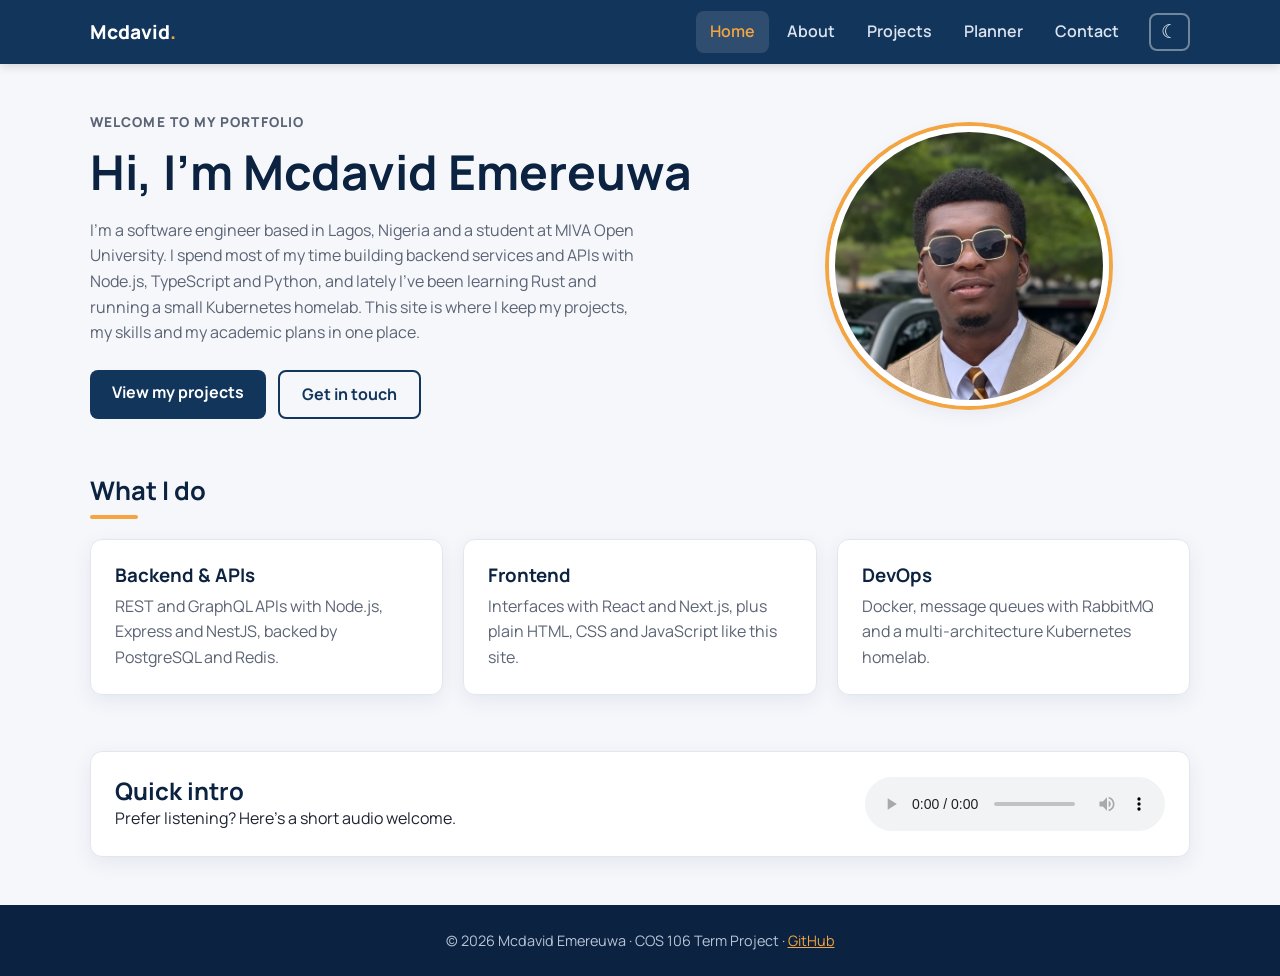
<file: index.html>
<!DOCTYPE html>
<html lang="en">
<head>
  <meta charset="UTF-8">
  <meta name="viewport" content="width=device-width, initial-scale=1.0">
  <meta name="description" content="Mcdavid Emereuwa - student portfolio and academic planner">
  <title>Home | Mcdavid Emereuwa</title>
  <link rel="preconnect" href="https://fonts.googleapis.com">
  <link rel="preconnect" href="https://fonts.gstatic.com" crossorigin>
  <link href="https://fonts.googleapis.com/css2?family=Manrope:wght@400;600;700;800&display=swap" rel="stylesheet">
  <link rel="stylesheet" href="css/style.css">
  <script>
    // apply the saved theme before the page paints to avoid a flash
    try {
      const savedTheme = localStorage.getItem('theme');
      if (savedTheme) document.documentElement.dataset.theme = savedTheme;
    } catch (error) {}
  </script>
</head>
<body>
  <header class="site-header">
    <nav class="nav container" aria-label="Main navigation">
      <a href="index.html" class="logo">Mcdavid<span>.</span></a>
      <button class="nav-toggle" aria-label="Toggle menu" aria-expanded="false">&#9776;</button>
      <button class="theme-toggle" type="button" aria-label="Switch to dark mode">&#9790;</button>
      <ul class="nav-links">
        <li><a href="index.html" aria-current="page">Home</a></li>
        <li><a href="about.html">About</a></li>
        <li><a href="projects.html">Projects</a></li>
        <li><a href="planner.html">Planner</a></li>
        <li><a href="contact.html">Contact</a></li>
      </ul>
    </nav>
  </header>

  <main class="container">
    <section class="hero">
      <div class="hero-text">
        <p class="eyebrow">Welcome to my portfolio</p>
        <h1>Hi, I'm Mcdavid Emereuwa</h1>
        <p>
          I'm a software engineer based in Lagos, Nigeria and a student at MIVA Open University.
          I spend most of my time building backend services and APIs with Node.js, TypeScript and
          Python, and lately I've been learning Rust and running a small Kubernetes homelab.
          This site is where I keep my projects, my skills and my academic plans in one place.
        </p>
        <div class="hero-actions">
          <a href="projects.html" class="btn">View my projects</a>
          <a href="contact.html" class="btn btn-outline">Get in touch</a>
        </div>
      </div>
      <figure class="hero-photo">
        <img src="images/avatar.jpg" alt="Photo of Mcdavid Emereuwa">
      </figure>
    </section>

    <section>
      <h2 class="section-title">What I do</h2>
      <div class="highlights">
        <article class="card">
          <h3>Backend &amp; APIs</h3>
          <p>REST and GraphQL APIs with Node.js, Express and NestJS, backed by PostgreSQL and Redis.</p>
        </article>
        <article class="card">
          <h3>Frontend</h3>
          <p>Interfaces with React and Next.js, plus plain HTML, CSS and JavaScript like this site.</p>
        </article>
        <article class="card">
          <h3>DevOps</h3>
          <p>Docker, message queues with RabbitMQ and a multi-architecture Kubernetes homelab.</p>
        </article>
      </div>
    </section>

    <section class="card intro-audio">
      <div>
        <h2>Quick intro</h2>
        <p>Prefer listening? Here's a short audio welcome.</p>
      </div>
      <audio controls preload="metadata">
        <source src="media/intro.m4a" type="audio/mp4">
        Your browser does not support the audio element.
      </audio>
    </section>
  </main>

  <footer class="site-footer">
    <p>&copy; <span id="year"></span> Mcdavid Emereuwa &middot; COS 106 Term Project &middot;
      <a href="https://github.com/Mcdavid95" target="_blank" rel="noopener">GitHub</a></p>
  </footer>

  <script src="js/main.js"></script>
</body>
</html>
</file>
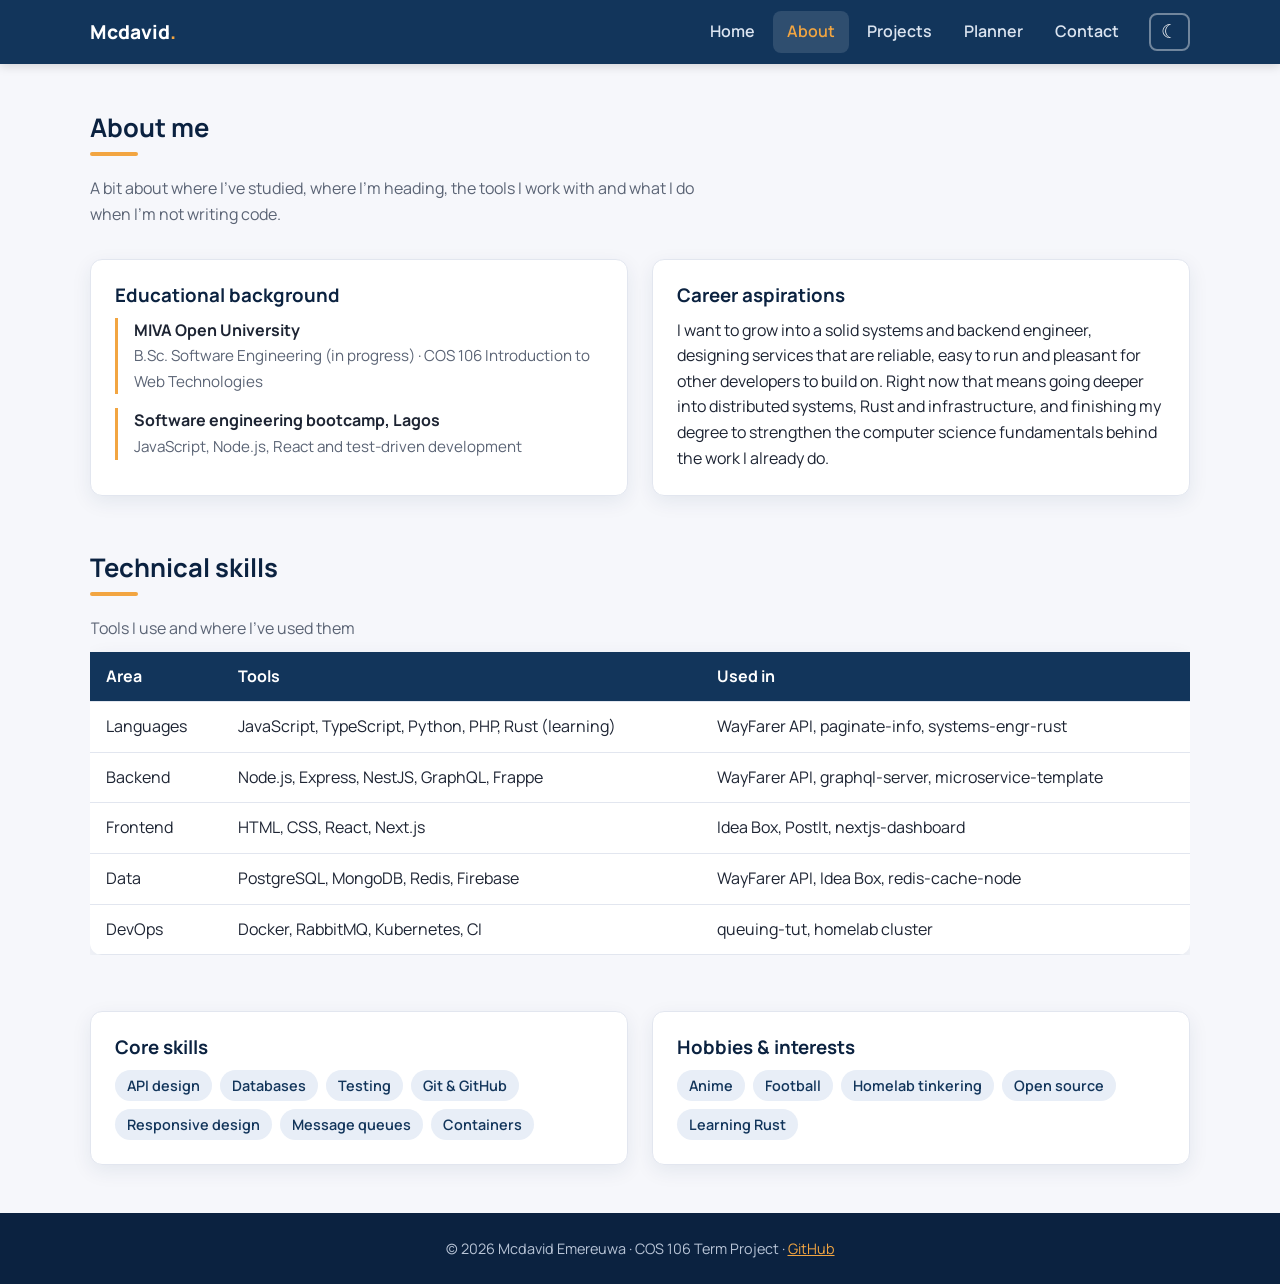
<file: about.html>
<!DOCTYPE html>
<html lang="en">
<head>
  <meta charset="UTF-8">
  <meta name="viewport" content="width=device-width, initial-scale=1.0">
  <meta name="description" content="About Mcdavid Emereuwa - education, skills and interests">
  <title>About | Mcdavid Emereuwa</title>
  <link rel="preconnect" href="https://fonts.googleapis.com">
  <link rel="preconnect" href="https://fonts.gstatic.com" crossorigin>
  <link href="https://fonts.googleapis.com/css2?family=Manrope:wght@400;600;700;800&display=swap" rel="stylesheet">
  <link rel="stylesheet" href="css/style.css">
  <script>
    // apply the saved theme before the page paints to avoid a flash
    try {
      const savedTheme = localStorage.getItem('theme');
      if (savedTheme) document.documentElement.dataset.theme = savedTheme;
    } catch (error) {}
  </script>
</head>
<body>
  <header class="site-header">
    <nav class="nav container" aria-label="Main navigation">
      <a href="index.html" class="logo">Mcdavid<span>.</span></a>
      <button class="nav-toggle" aria-label="Toggle menu" aria-expanded="false">&#9776;</button>
      <button class="theme-toggle" type="button" aria-label="Switch to dark mode">&#9790;</button>
      <ul class="nav-links">
        <li><a href="index.html">Home</a></li>
        <li><a href="about.html" aria-current="page">About</a></li>
        <li><a href="projects.html">Projects</a></li>
        <li><a href="planner.html">Planner</a></li>
        <li><a href="contact.html">Contact</a></li>
      </ul>
    </nav>
  </header>

  <main class="container">
    <h1 class="section-title">About me</h1>
    <p class="page-intro">
      A bit about where I've studied, where I'm heading, the tools I work with and what I do when
      I'm not writing code.
    </p>

    <section class="about-grid">
      <article class="card">
        <h3>Educational background</h3>
        <ul class="timeline">
          <li>
            <strong>MIVA Open University</strong>
            <span>B.Sc. Software Engineering (in progress) &middot; COS 106 Introduction to Web Technologies</span>
          </li>
          <li>
            <strong>Software engineering bootcamp, Lagos</strong>
            <span>JavaScript, Node.js, React and test-driven development</span>
          </li>
        </ul>
      </article>

      <article class="card">
        <h3>Career aspirations</h3>
        <p>
          I want to grow into a solid systems and backend engineer, designing services that are
          reliable, easy to run and pleasant for other developers to build on. Right now that
          means going deeper into distributed systems, Rust and infrastructure, and finishing my
          degree to strengthen the computer science fundamentals behind the work I already do.
        </p>
      </article>
    </section>

    <section>
      <h2 class="section-title">Technical skills</h2>
      <div class="table-wrap">
        <table>
          <caption>Tools I use and where I've used them</caption>
          <thead>
            <tr>
              <th scope="col">Area</th>
              <th scope="col">Tools</th>
              <th scope="col">Used in</th>
            </tr>
          </thead>
          <tbody>
            <tr>
              <td>Languages</td>
              <td>JavaScript, TypeScript, Python, PHP, Rust (learning)</td>
              <td>WayFarer API, paginate-info, systems-engr-rust</td>
            </tr>
            <tr>
              <td>Backend</td>
              <td>Node.js, Express, NestJS, GraphQL, Frappe</td>
              <td>WayFarer API, graphql-server, microservice-template</td>
            </tr>
            <tr>
              <td>Frontend</td>
              <td>HTML, CSS, React, Next.js</td>
              <td>Idea Box, PostIt, nextjs-dashboard</td>
            </tr>
            <tr>
              <td>Data</td>
              <td>PostgreSQL, MongoDB, Redis, Firebase</td>
              <td>WayFarer API, Idea Box, redis-cache-node</td>
            </tr>
            <tr>
              <td>DevOps</td>
              <td>Docker, RabbitMQ, Kubernetes, CI</td>
              <td>queuing-tut, homelab cluster</td>
            </tr>
          </tbody>
        </table>
      </div>
    </section>

    <section class="about-grid">
      <article class="card">
        <h3>Core skills</h3>
        <ul class="tags">
          <li>API design</li>
          <li>Databases</li>
          <li>Testing</li>
          <li>Git &amp; GitHub</li>
          <li>Responsive design</li>
          <li>Message queues</li>
          <li>Containers</li>
        </ul>
      </article>

      <article class="card">
        <h3>Hobbies &amp; interests</h3>
        <ul class="tags">
          <li>Anime</li>
          <li>Football</li>
          <li>Homelab tinkering</li>
          <li>Open source</li>
          <li>Learning Rust</li>
        </ul>
      </article>
    </section>
  </main>

  <footer class="site-footer">
    <p>&copy; <span id="year"></span> Mcdavid Emereuwa &middot; COS 106 Term Project &middot;
      <a href="https://github.com/Mcdavid95" target="_blank" rel="noopener">GitHub</a></p>
  </footer>

  <script src="js/main.js"></script>
</body>
</html>
</file>
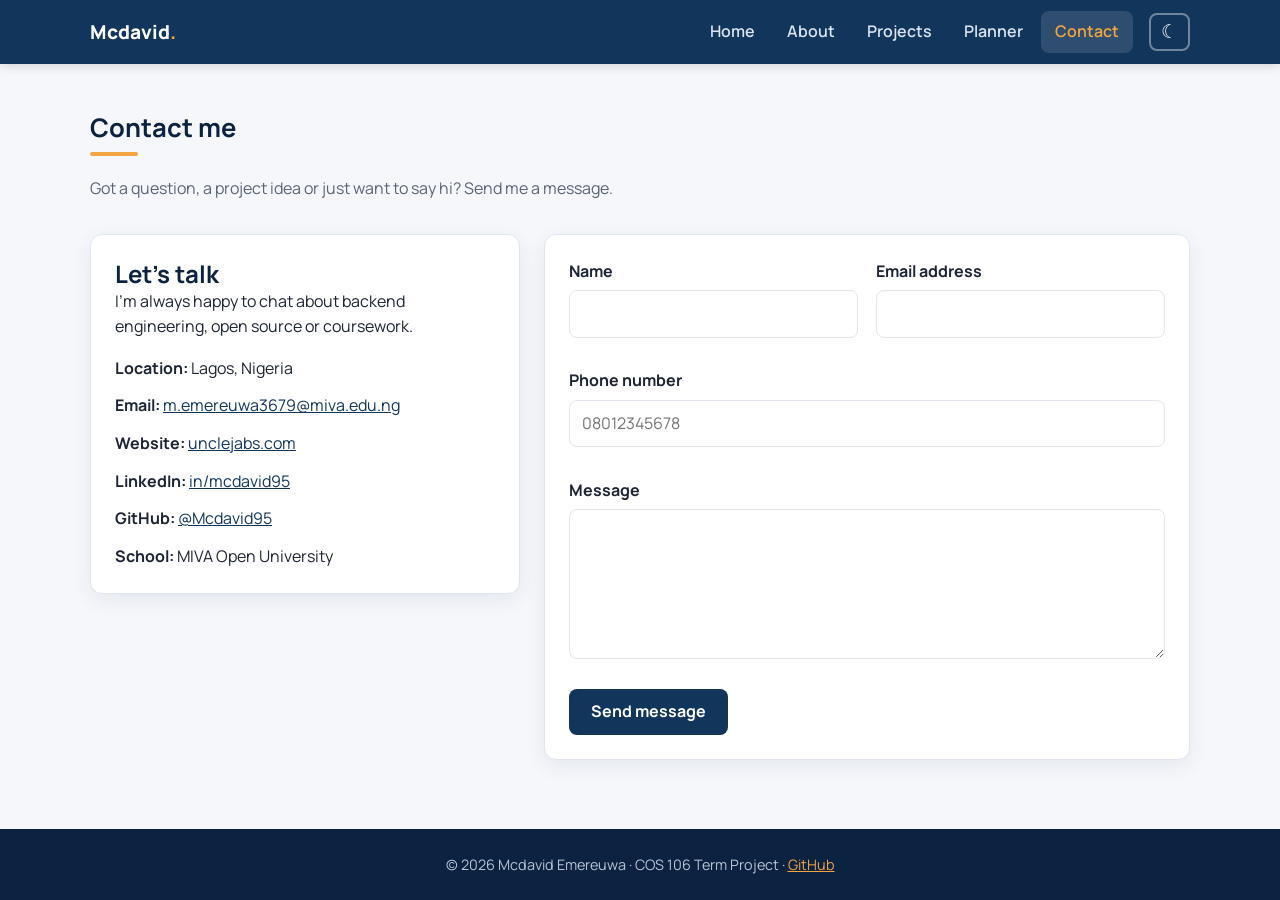
<file: contact.html>
<!DOCTYPE html>
<html lang="en">
<head>
  <meta charset="UTF-8">
  <meta name="viewport" content="width=device-width, initial-scale=1.0">
  <meta name="description" content="Contact Mcdavid Emereuwa">
  <title>Contact | Mcdavid Emereuwa</title>
  <link rel="preconnect" href="https://fonts.googleapis.com">
  <link rel="preconnect" href="https://fonts.gstatic.com" crossorigin>
  <link href="https://fonts.googleapis.com/css2?family=Manrope:wght@400;600;700;800&display=swap" rel="stylesheet">
  <link rel="stylesheet" href="css/style.css">
  <script>
    // apply the saved theme before the page paints to avoid a flash
    try {
      const savedTheme = localStorage.getItem('theme');
      if (savedTheme) document.documentElement.dataset.theme = savedTheme;
    } catch (error) {}
  </script>
</head>
<body>
  <header class="site-header">
    <nav class="nav container" aria-label="Main navigation">
      <a href="index.html" class="logo">Mcdavid<span>.</span></a>
      <button class="nav-toggle" aria-label="Toggle menu" aria-expanded="false">&#9776;</button>
      <button class="theme-toggle" type="button" aria-label="Switch to dark mode">&#9790;</button>
      <ul class="nav-links">
        <li><a href="index.html">Home</a></li>
        <li><a href="about.html">About</a></li>
        <li><a href="projects.html">Projects</a></li>
        <li><a href="planner.html">Planner</a></li>
        <li><a href="contact.html" aria-current="page">Contact</a></li>
      </ul>
    </nav>
  </header>

  <main class="container">
    <h1 class="section-title">Contact me</h1>
    <p class="page-intro">
      Got a question, a project idea or just want to say hi? Send me a message.
    </p>

    <section class="contact">
      <aside class="card contact-info">
        <h2>Let's talk</h2>
        <p>I'm always happy to chat about backend engineering, open source or coursework.</p>
        <ul>
          <li><strong>Location:</strong> Lagos, Nigeria</li>
          <li><strong>Email:</strong> <a href="mailto:m.emereuwa3679@miva.edu.ng">m.emereuwa3679@miva.edu.ng</a></li>
          <li><strong>Website:</strong> <a href="https://unclejabs.com" target="_blank" rel="noopener">unclejabs.com</a></li>
          <li><strong>LinkedIn:</strong> <a href="https://www.linkedin.com/in/mcdavid95" target="_blank" rel="noopener">in/mcdavid95</a></li>
          <li><strong>GitHub:</strong> <a href="https://github.com/Mcdavid95" target="_blank" rel="noopener">@Mcdavid95</a></li>
          <li><strong>School:</strong> MIVA Open University</li>
        </ul>
      </aside>

      <form id="contactForm" class="card contact-form" novalidate>
        <div class="field">
          <label for="name">Name</label>
          <input type="text" id="name" name="name">
          <small class="error"></small>
        </div>
        <div class="field">
          <label for="email">Email address</label>
          <input type="email" id="email" name="email">
          <small class="error"></small>
        </div>
        <div class="field full">
          <label for="phone">Phone number</label>
          <input type="tel" id="phone" name="phone" placeholder="08012345678">
          <small class="error"></small>
        </div>
        <div class="field full">
          <label for="message">Message</label>
          <textarea id="message" name="message" rows="5"></textarea>
          <small class="error"></small>
        </div>
        <div class="full">
          <button type="submit" class="btn">Send message</button>
        </div>
        <p id="successMessage" class="success" role="status">Thanks! Your message has been sent.</p>
      </form>
    </section>
  </main>

  <footer class="site-footer">
    <p>&copy; <span id="year"></span> Mcdavid Emereuwa &middot; COS 106 Term Project &middot;
      <a href="https://github.com/Mcdavid95" target="_blank" rel="noopener">GitHub</a></p>
  </footer>

  <script src="js/main.js"></script>
  <script src="js/contact.js"></script>
</body>
</html>
</file>
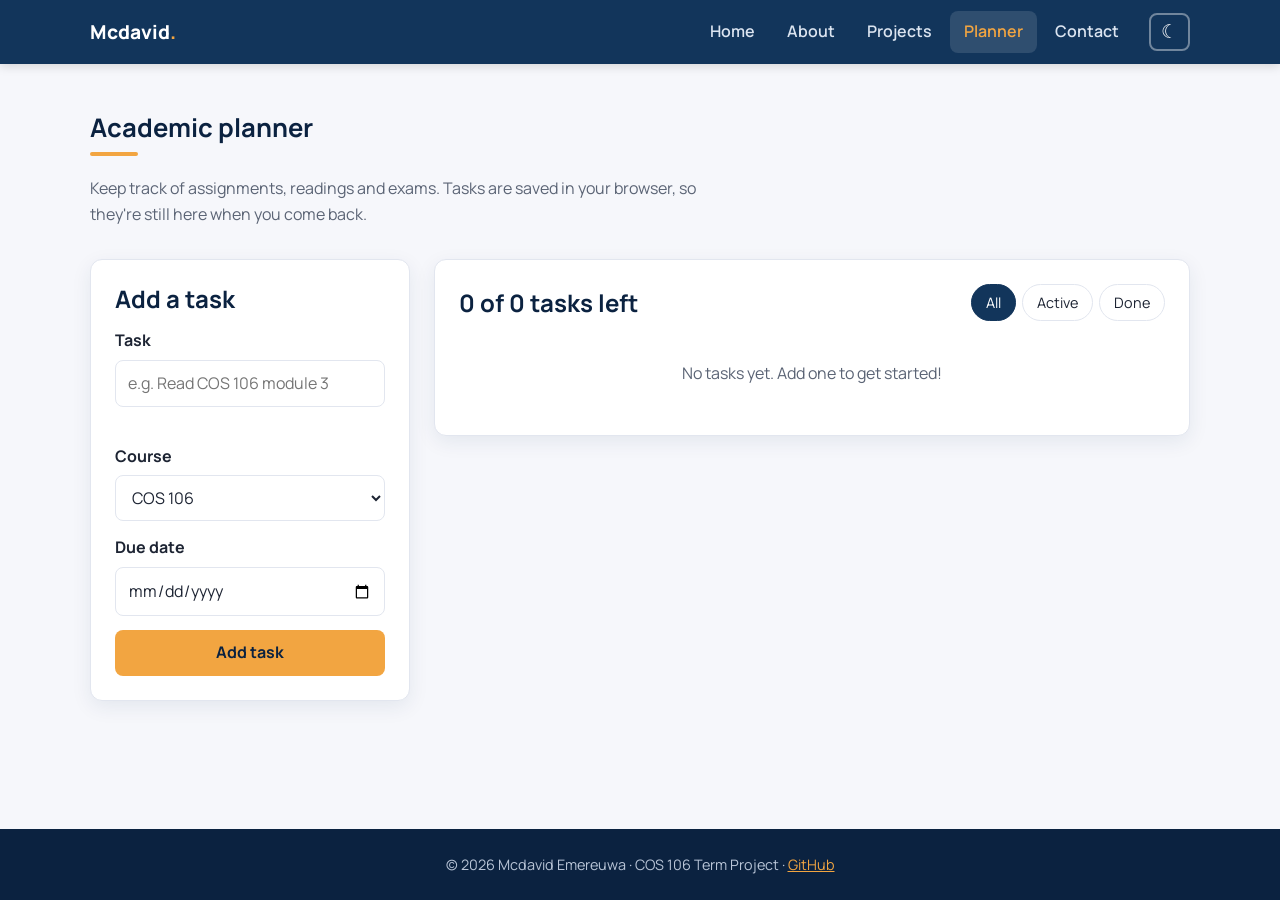
<file: planner.html>
<!DOCTYPE html>
<html lang="en">
<head>
  <meta charset="UTF-8">
  <meta name="viewport" content="width=device-width, initial-scale=1.0">
  <meta name="description" content="Academic planner - add, complete and delete study tasks">
  <title>Planner | Mcdavid Emereuwa</title>
  <link rel="preconnect" href="https://fonts.googleapis.com">
  <link rel="preconnect" href="https://fonts.gstatic.com" crossorigin>
  <link href="https://fonts.googleapis.com/css2?family=Manrope:wght@400;600;700;800&display=swap" rel="stylesheet">
  <link rel="stylesheet" href="css/style.css">
  <script>
    // apply the saved theme before the page paints to avoid a flash
    try {
      const savedTheme = localStorage.getItem('theme');
      if (savedTheme) document.documentElement.dataset.theme = savedTheme;
    } catch (error) {}
  </script>
</head>
<body>
  <header class="site-header">
    <nav class="nav container" aria-label="Main navigation">
      <a href="index.html" class="logo">Mcdavid<span>.</span></a>
      <button class="nav-toggle" aria-label="Toggle menu" aria-expanded="false">&#9776;</button>
      <button class="theme-toggle" type="button" aria-label="Switch to dark mode">&#9790;</button>
      <ul class="nav-links">
        <li><a href="index.html">Home</a></li>
        <li><a href="about.html">About</a></li>
        <li><a href="projects.html">Projects</a></li>
        <li><a href="planner.html" aria-current="page">Planner</a></li>
        <li><a href="contact.html">Contact</a></li>
      </ul>
    </nav>
  </header>

  <main class="container">
    <h1 class="section-title">Academic planner</h1>
    <p class="page-intro">
      Keep track of assignments, readings and exams. Tasks are saved in your browser, so they're
      still here when you come back.
    </p>

    <section class="planner">
      <form id="taskForm" class="card task-form" novalidate>
        <h2>Add a task</h2>
        <div class="field">
          <label for="taskTitle">Task</label>
          <input type="text" id="taskTitle" placeholder="e.g. Read COS 106 module 3">
          <small class="error" id="taskError"></small>
        </div>
        <div class="field">
          <label for="taskCourse">Course</label>
          <select id="taskCourse">
            <option value="COS 106">COS 106</option>
            <option value="General">General</option>
            <option value="Personal">Personal</option>
          </select>
        </div>
        <div class="field">
          <label for="taskDue">Due date</label>
          <input type="date" id="taskDue">
        </div>
        <button type="submit" class="btn btn-accent">Add task</button>
      </form>

      <div class="card">
        <div class="planner-head">
          <h2 id="taskCount">0 tasks</h2>
          <div class="filters">
            <button type="button" class="active" data-filter="all">All</button>
            <button type="button" data-filter="active">Active</button>
            <button type="button" data-filter="done">Done</button>
          </div>
        </div>
        <ul id="taskList" class="task-list"></ul>
      </div>
    </section>
  </main>

  <footer class="site-footer">
    <p>&copy; <span id="year"></span> Mcdavid Emereuwa &middot; COS 106 Term Project &middot;
      <a href="https://github.com/Mcdavid95" target="_blank" rel="noopener">GitHub</a></p>
  </footer>

  <script src="js/main.js"></script>
  <script src="js/planner.js"></script>
</body>
</html>
</file>
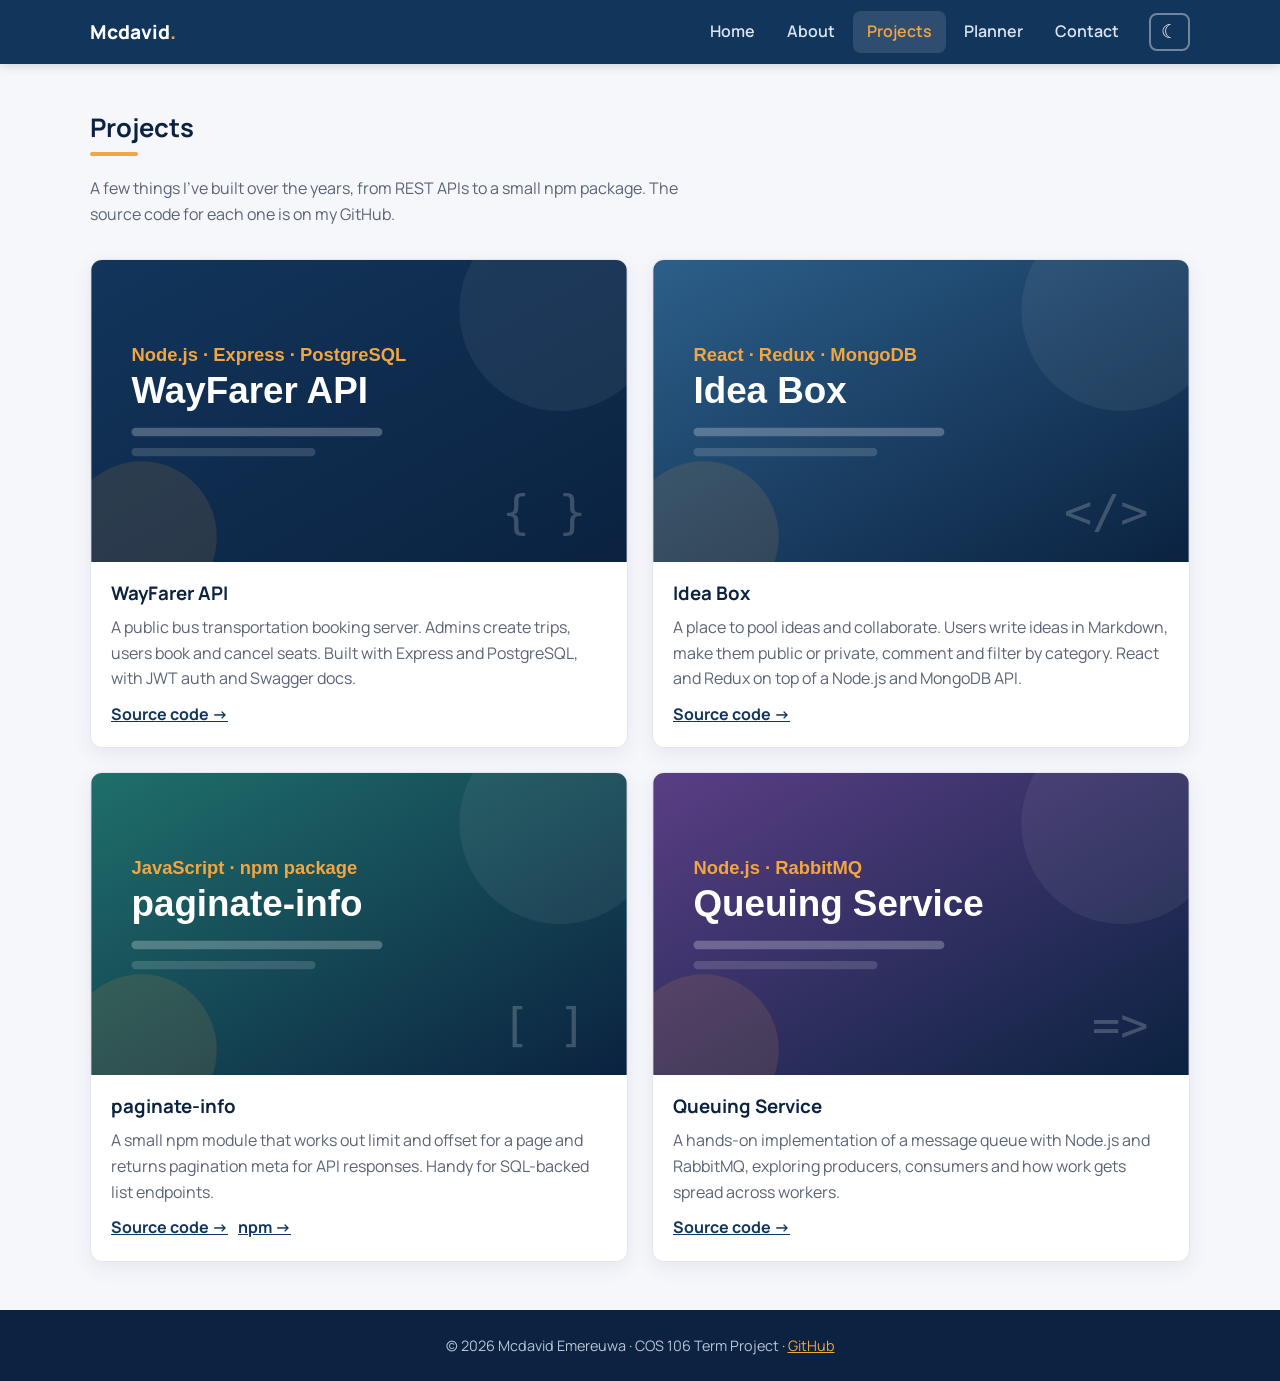
<file: projects.html>
<!DOCTYPE html>
<html lang="en">
<head>
  <meta charset="UTF-8">
  <meta name="viewport" content="width=device-width, initial-scale=1.0">
  <meta name="description" content="Projects built by Mcdavid Emereuwa">
  <title>Projects | Mcdavid Emereuwa</title>
  <link rel="preconnect" href="https://fonts.googleapis.com">
  <link rel="preconnect" href="https://fonts.gstatic.com" crossorigin>
  <link href="https://fonts.googleapis.com/css2?family=Manrope:wght@400;600;700;800&display=swap" rel="stylesheet">
  <link rel="stylesheet" href="css/style.css">
  <script>
    // apply the saved theme before the page paints to avoid a flash
    try {
      const savedTheme = localStorage.getItem('theme');
      if (savedTheme) document.documentElement.dataset.theme = savedTheme;
    } catch (error) {}
  </script>
</head>
<body>
  <header class="site-header">
    <nav class="nav container" aria-label="Main navigation">
      <a href="index.html" class="logo">Mcdavid<span>.</span></a>
      <button class="nav-toggle" aria-label="Toggle menu" aria-expanded="false">&#9776;</button>
      <button class="theme-toggle" type="button" aria-label="Switch to dark mode">&#9790;</button>
      <ul class="nav-links">
        <li><a href="index.html">Home</a></li>
        <li><a href="about.html">About</a></li>
        <li><a href="projects.html" aria-current="page">Projects</a></li>
        <li><a href="planner.html">Planner</a></li>
        <li><a href="contact.html">Contact</a></li>
      </ul>
    </nav>
  </header>

  <main class="container">
    <h1 class="section-title">Projects</h1>
    <p class="page-intro">
      A few things I've built over the years, from REST APIs to a small npm package.
      The source code for each one is on my GitHub.
    </p>

    <section class="projects">
      <article class="card project">
        <img src="images/wayfarer.svg" alt="WayFarer API project cover">
        <div class="project-body">
          <h3>WayFarer API</h3>
          <p>
            A public bus transportation booking server. Admins create trips, users book and
            cancel seats. Built with Express and PostgreSQL, with JWT auth and Swagger docs.
          </p>
          <div class="project-links">
            <a href="https://github.com/Mcdavid95/way-farer-api" target="_blank" rel="noopener">Source code &rarr;</a>
          </div>
        </div>
      </article>

      <article class="card project">
        <img src="images/idea-box.svg" alt="Idea Box project cover">
        <div class="project-body">
          <h3>Idea Box</h3>
          <p>
            A place to pool ideas and collaborate. Users write ideas in Markdown, make them
            public or private, comment and filter by category. React and Redux on top of a
            Node.js and MongoDB API.
          </p>
          <div class="project-links">
            <a href="https://github.com/Mcdavid95/Idea-Box" target="_blank" rel="noopener">Source code &rarr;</a>
          </div>
        </div>
      </article>

      <article class="card project">
        <img src="images/paginate-info.svg" alt="paginate-info project cover">
        <div class="project-body">
          <h3>paginate-info</h3>
          <p>
            A small npm module that works out limit and offset for a page and returns
            pagination meta for API responses. Handy for SQL-backed list endpoints.
          </p>
          <div class="project-links">
            <a href="https://github.com/Mcdavid95/paginate-info" target="_blank" rel="noopener">Source code &rarr;</a>
            <a href="https://www.npmjs.com/package/paginate-info" target="_blank" rel="noopener">npm &rarr;</a>
          </div>
        </div>
      </article>

      <article class="card project">
        <img src="images/queuing-tut.svg" alt="Queuing service project cover">
        <div class="project-body">
          <h3>Queuing Service</h3>
          <p>
            A hands-on implementation of a message queue with Node.js and RabbitMQ, exploring
            producers, consumers and how work gets spread across workers.
          </p>
          <div class="project-links">
            <a href="https://github.com/Mcdavid95/queuing-tut" target="_blank" rel="noopener">Source code &rarr;</a>
          </div>
        </div>
      </article>
    </section>
  </main>

  <footer class="site-footer">
    <p>&copy; <span id="year"></span> Mcdavid Emereuwa &middot; COS 106 Term Project &middot;
      <a href="https://github.com/Mcdavid95" target="_blank" rel="noopener">GitHub</a></p>
  </footer>

  <script src="js/main.js"></script>
</body>
</html>
</file>
<file: css/style.css>
/* ---------- variables ---------- */
:root {
  --navy: #12355b;
  --navy-dark: #0b2240;
  --accent: #f2a541;
  --bg: #f6f7fb;
  --card: #ffffff;
  --text: #1d2433;
  --muted: #5b6475;
  --line: #e2e6ef;
  --success: #2e8b57;
  --danger: #d64545;
  --radius: 12px;
  --shadow: 0 6px 20px rgba(18, 53, 91, 0.08);
  --heading: var(--navy-dark);
  --link: var(--navy);
  --tag-bg: #e8eef7;
  --row-hover: #f1f4fa;
  --success-bg: #e6f4ec;
  color-scheme: light;
}

/* dark theme: follows the system setting unless the user picked light */
@media (prefers-color-scheme: dark) {
  :root:not([data-theme='light']) {
    --bg: #0e1521;
    --card: #162133;
    --text: #e4e9f1;
    --muted: #9ba8bb;
    --line: #263449;
    --success: #4cc38a;
    --danger: #ef6b6b;
    --shadow: 0 6px 20px rgba(0, 0, 0, 0.35);
    --heading: #eef2f8;
    --link: #8db7e6;
    --tag-bg: #1f2d42;
    --row-hover: #1c2839;
    --success-bg: #173226;
    color-scheme: dark;
  }
}

/* dark theme picked with the toggle button */
:root[data-theme='dark'] {
  --bg: #0e1521;
  --card: #162133;
  --text: #e4e9f1;
  --muted: #9ba8bb;
  --line: #263449;
  --success: #4cc38a;
  --danger: #ef6b6b;
  --shadow: 0 6px 20px rgba(0, 0, 0, 0.35);
  --heading: #eef2f8;
  --link: #8db7e6;
  --tag-bg: #1f2d42;
  --row-hover: #1c2839;
  --success-bg: #173226;
  color-scheme: dark;
}

/* ---------- base ---------- */
* {
  box-sizing: border-box;
  margin: 0;
  padding: 0;
}

html {
  scroll-behavior: smooth;
}

body {
  font-family: 'Manrope', system-ui, -apple-system, sans-serif;
  color: var(--text);
  background: var(--bg);
  line-height: 1.6;
  min-height: 100vh;
  display: grid;
  grid-template-rows: auto 1fr auto;
}

img {
  max-width: 100%;
  display: block;
}

a {
  color: var(--link);
}

h1,
h2,
h3 {
  line-height: 1.25;
  color: var(--heading);
}

.container {
  width: min(1100px, 100% - 32px);
  margin-inline: auto;
}

main {
  padding-block: 48px;
  animation: fadeUp 0.5s ease both;
}

section + section {
  margin-top: 56px;
}

.section-title {
  font-size: 1.6rem;
  margin-bottom: 20px;
}

.section-title::after {
  content: '';
  display: block;
  width: 48px;
  height: 4px;
  margin-top: 8px;
  border-radius: 4px;
  background: var(--accent);
}

.page-intro {
  max-width: 640px;
  margin-bottom: 32px;
  color: var(--muted);
}

/* ---------- header + nav ---------- */
.site-header {
  position: sticky;
  top: 0;
  z-index: 10;
  background: var(--navy);
  box-shadow: 0 2px 10px rgba(0, 0, 0, 0.15);
}

.nav {
  display: grid;
  grid-template-columns: auto 1fr auto;
  grid-template-areas: 'logo links theme';
  align-items: center;
  gap: 16px;
  min-height: 64px;
}

.logo {
  grid-area: logo;
  color: #fff;
  font-weight: 800;
  font-size: 1.2rem;
  text-decoration: none;
}

.logo span {
  color: var(--accent);
}

.nav-links {
  grid-area: links;
  list-style: none;
  display: flex;
  justify-content: flex-end;
  gap: 4px;
}

.nav-links a {
  display: block;
  padding: 8px 14px;
  border-radius: 8px;
  color: #dbe4f0;
  text-decoration: none;
  font-weight: 600;
  transition: background 0.2s ease, color 0.2s ease;
}

.nav-links a:hover,
.nav-links a[aria-current='page'] {
  background: rgba(255, 255, 255, 0.12);
  color: var(--accent);
}

.nav-toggle,
.theme-toggle {
  background: none;
  border: 2px solid rgba(255, 255, 255, 0.4);
  border-radius: 8px;
  color: #fff;
  font-size: 1.2rem;
  line-height: 1.4;
  padding: 4px 10px;
  cursor: pointer;
  transition: border-color 0.2s ease, color 0.2s ease;
}

.nav-toggle:hover,
.theme-toggle:hover {
  border-color: var(--accent);
  color: var(--accent);
}

.nav-toggle {
  display: none;
  grid-area: menu;
}

.theme-toggle {
  grid-area: theme;
}

/* ---------- buttons ---------- */
.btn {
  display: inline-block;
  padding: 10px 22px;
  border: none;
  border-radius: 8px;
  background: var(--navy);
  color: #fff;
  font: inherit;
  font-weight: 700;
  text-decoration: none;
  cursor: pointer;
  transition: transform 0.2s ease, background 0.2s ease;
}

.btn:hover {
  background: var(--navy-dark);
  transform: translateY(-2px);
}

.btn-accent {
  background: var(--accent);
  color: var(--navy-dark);
}

.btn-accent:hover {
  background: #e8952a;
}

.btn-outline {
  background: transparent;
  color: var(--link);
  border: 2px solid var(--link);
}

.btn-outline:hover {
  background: var(--navy);
  color: #fff;
}

/* ---------- cards ---------- */
.card {
  background: var(--card);
  border: 1px solid var(--line);
  border-radius: var(--radius);
  box-shadow: var(--shadow);
  padding: 24px;
}

/* ---------- home ---------- */
.hero {
  display: grid;
  grid-template-columns: 1.4fr 1fr;
  grid-template-areas: 'text photo';
  align-items: center;
  gap: 40px;
}

.hero-text {
  grid-area: text;
}

.hero-photo {
  grid-area: photo;
  justify-self: center;
}

.hero-photo img {
  width: 280px;
  aspect-ratio: 1;
  object-fit: cover;
  border-radius: 50%;
  border: 6px solid var(--card);
  box-shadow: 0 0 0 4px var(--accent), var(--shadow);
}

.eyebrow {
  color: var(--accent);
  font-weight: 800;
  text-transform: uppercase;
  letter-spacing: 0.08em;
  font-size: 0.85rem;
}

.hero h1 {
  font-size: clamp(2rem, 5vw, 3rem);
  margin: 8px 0 16px;
}

.hero p {
  color: var(--muted);
  max-width: 560px;
}

.hero-actions {
  display: flex;
  flex-wrap: wrap;
  gap: 12px;
  margin-top: 24px;
}

.highlights {
  display: grid;
  grid-template-columns: repeat(auto-fit, minmax(220px, 1fr));
  gap: 20px;
}

.highlights h3 {
  margin-bottom: 6px;
}

.highlights p {
  color: var(--muted);
}

.intro-audio {
  display: grid;
  grid-template-columns: 1fr auto;
  align-items: center;
  gap: 20px;
}

.intro-audio audio {
  width: 300px;
  max-width: 100%;
}

/* ---------- about ---------- */
.about-grid {
  display: grid;
  grid-template-columns: repeat(2, 1fr);
  gap: 24px;
}

.about-grid h3 {
  margin-bottom: 10px;
}

.timeline {
  list-style: none;
  display: grid;
  gap: 14px;
}

.timeline li {
  padding-left: 16px;
  border-left: 3px solid var(--accent);
}

.timeline strong {
  display: block;
}

.timeline span {
  color: var(--muted);
  font-size: 0.95rem;
}

.tags {
  list-style: none;
  display: flex;
  flex-wrap: wrap;
  gap: 8px;
}

.tags li {
  padding: 4px 12px;
  border-radius: 999px;
  background: var(--tag-bg);
  color: var(--link);
  font-weight: 600;
  font-size: 0.9rem;
}

.table-wrap {
  overflow-x: auto;
}

table {
  width: 100%;
  border-collapse: collapse;
  background: var(--card);
  border-radius: var(--radius);
  overflow: hidden;
  box-shadow: var(--shadow);
}

caption {
  text-align: left;
  padding-bottom: 10px;
  color: var(--muted);
}

th,
td {
  padding: 12px 16px;
  text-align: left;
  border-bottom: 1px solid var(--line);
}

th {
  background: var(--navy);
  color: #fff;
}

tbody tr:hover {
  background: var(--row-hover);
}

/* ---------- projects ---------- */
.projects {
  display: grid;
  grid-template-columns: repeat(2, 1fr);
  gap: 24px;
}

.project {
  display: grid;
  grid-template-rows: auto 1fr;
  padding: 0;
  overflow: hidden;
  transition: transform 0.25s ease, box-shadow 0.25s ease;
}

.project:hover {
  transform: translateY(-6px);
  box-shadow: 0 14px 30px rgba(18, 53, 91, 0.16);
}

.project img {
  width: 100%;
  aspect-ratio: 16 / 9;
  object-fit: cover;
}

.project-body {
  display: grid;
  grid-template-rows: auto 1fr auto;
  gap: 10px;
  padding: 20px;
}

.project-body p {
  color: var(--muted);
}

.project-links {
  display: flex;
  flex-wrap: wrap;
  gap: 10px;
}

.project-links a {
  font-weight: 700;
}

/* ---------- planner ---------- */
.planner {
  display: grid;
  grid-template-columns: 320px 1fr;
  align-items: start;
  gap: 24px;
}

.task-form {
  display: grid;
  gap: 14px;
}

.planner-head {
  display: flex;
  flex-wrap: wrap;
  justify-content: space-between;
  align-items: center;
  gap: 12px;
  margin-bottom: 16px;
}

.filters {
  display: flex;
  gap: 6px;
}

.filters button {
  padding: 6px 14px;
  border: 1px solid var(--line);
  border-radius: 999px;
  background: var(--card);
  color: var(--text);
  font: inherit;
  font-size: 0.9rem;
  cursor: pointer;
  transition: background 0.2s ease;
}

.filters button.active {
  background: var(--navy);
  border-color: var(--navy);
  color: #fff;
}

.task-list {
  list-style: none;
  display: grid;
  gap: 10px;
}

.task {
  display: grid;
  grid-template-columns: auto 1fr auto;
  align-items: center;
  gap: 14px;
  padding: 14px 16px;
  border: 1px solid var(--line);
  border-left: 4px solid var(--accent);
  border-radius: 10px;
  background: var(--card);
  animation: fadeUp 0.3s ease both;
}

.task input {
  width: 20px;
  height: 20px;
  accent-color: var(--success);
  cursor: pointer;
}

.task-title {
  font-weight: 600;
}

.task-due {
  display: block;
  color: var(--muted);
  font-size: 0.85rem;
}

.task.done {
  border-left-color: var(--success);
  opacity: 0.7;
}

.task.done .task-title {
  text-decoration: line-through;
}

.delete-btn {
  background: none;
  border: none;
  color: var(--danger);
  font: inherit;
  font-weight: 700;
  cursor: pointer;
}

.empty {
  padding: 24px;
  text-align: center;
  color: var(--muted);
}

/* ---------- forms ---------- */
.field {
  display: grid;
  gap: 6px;
}

.field label {
  font-weight: 700;
}

.field input,
.field select,
.field textarea {
  padding: 10px 12px;
  border: 1px solid var(--line);
  border-radius: 8px;
  background: var(--card);
  color: var(--text);
  font: inherit;
  transition: border-color 0.2s ease, box-shadow 0.2s ease;
}

.field input:focus,
.field select:focus,
.field textarea:focus {
  outline: none;
  border-color: var(--link);
  box-shadow: 0 0 0 3px rgba(18, 53, 91, 0.15);
}

.field.invalid input,
.field.invalid textarea {
  border-color: var(--danger);
}

.error {
  min-height: 1.2em;
  color: var(--danger);
  font-size: 0.85rem;
}

.contact {
  display: grid;
  grid-template-columns: 1fr 1.5fr;
  align-items: start;
  gap: 24px;
}

.contact-form {
  display: grid;
  grid-template-columns: repeat(2, 1fr);
  gap: 8px 18px;
}

.contact-form .full {
  grid-column: 1 / -1;
}

.contact-info ul {
  list-style: none;
  display: grid;
  gap: 12px;
  margin-top: 16px;
}

.success {
  display: none;
  grid-column: 1 / -1;
  padding: 12px 16px;
  border-radius: 8px;
  background: var(--success-bg);
  color: var(--success);
  font-weight: 700;
}

.success.show {
  display: block;
  animation: fadeUp 0.3s ease both;
}

/* ---------- footer ---------- */
.site-footer {
  padding-block: 24px;
  background: var(--navy-dark);
  color: #b8c4d6;
  text-align: center;
  font-size: 0.9rem;
}

.site-footer a {
  color: var(--accent);
}

/* ---------- animation ---------- */
@keyframes fadeUp {
  from {
    opacity: 0;
    transform: translateY(12px);
  }
  to {
    opacity: 1;
    transform: translateY(0);
  }
}

/* ---------- responsive ---------- */
@media (max-width: 860px) {
  .planner,
  .contact,
  .about-grid {
    grid-template-columns: 1fr;
  }
}

@media (max-width: 720px) {
  .nav {
    grid-template-columns: auto 1fr auto auto;
    grid-template-areas:
      'logo . theme menu'
      'links links links links';
    grid-template-rows: 64px auto;
    gap: 0 8px;
  }

  .nav-toggle {
    display: block;
  }

  .nav-links {
    display: none;
    flex-direction: column;
    padding-bottom: 12px;
  }

  .nav-links.open {
    display: flex;
  }

  .hero {
    grid-template-columns: 1fr;
    grid-template-areas:
      'photo'
      'text';
    text-align: center;
  }

  .hero p {
    margin-inline: auto;
  }

  .hero-actions {
    justify-content: center;
  }

  .hero-photo img {
    width: 200px;
  }

  .intro-audio,
  .contact-form,
  .projects {
    grid-template-columns: 1fr;
  }
}
</file>
